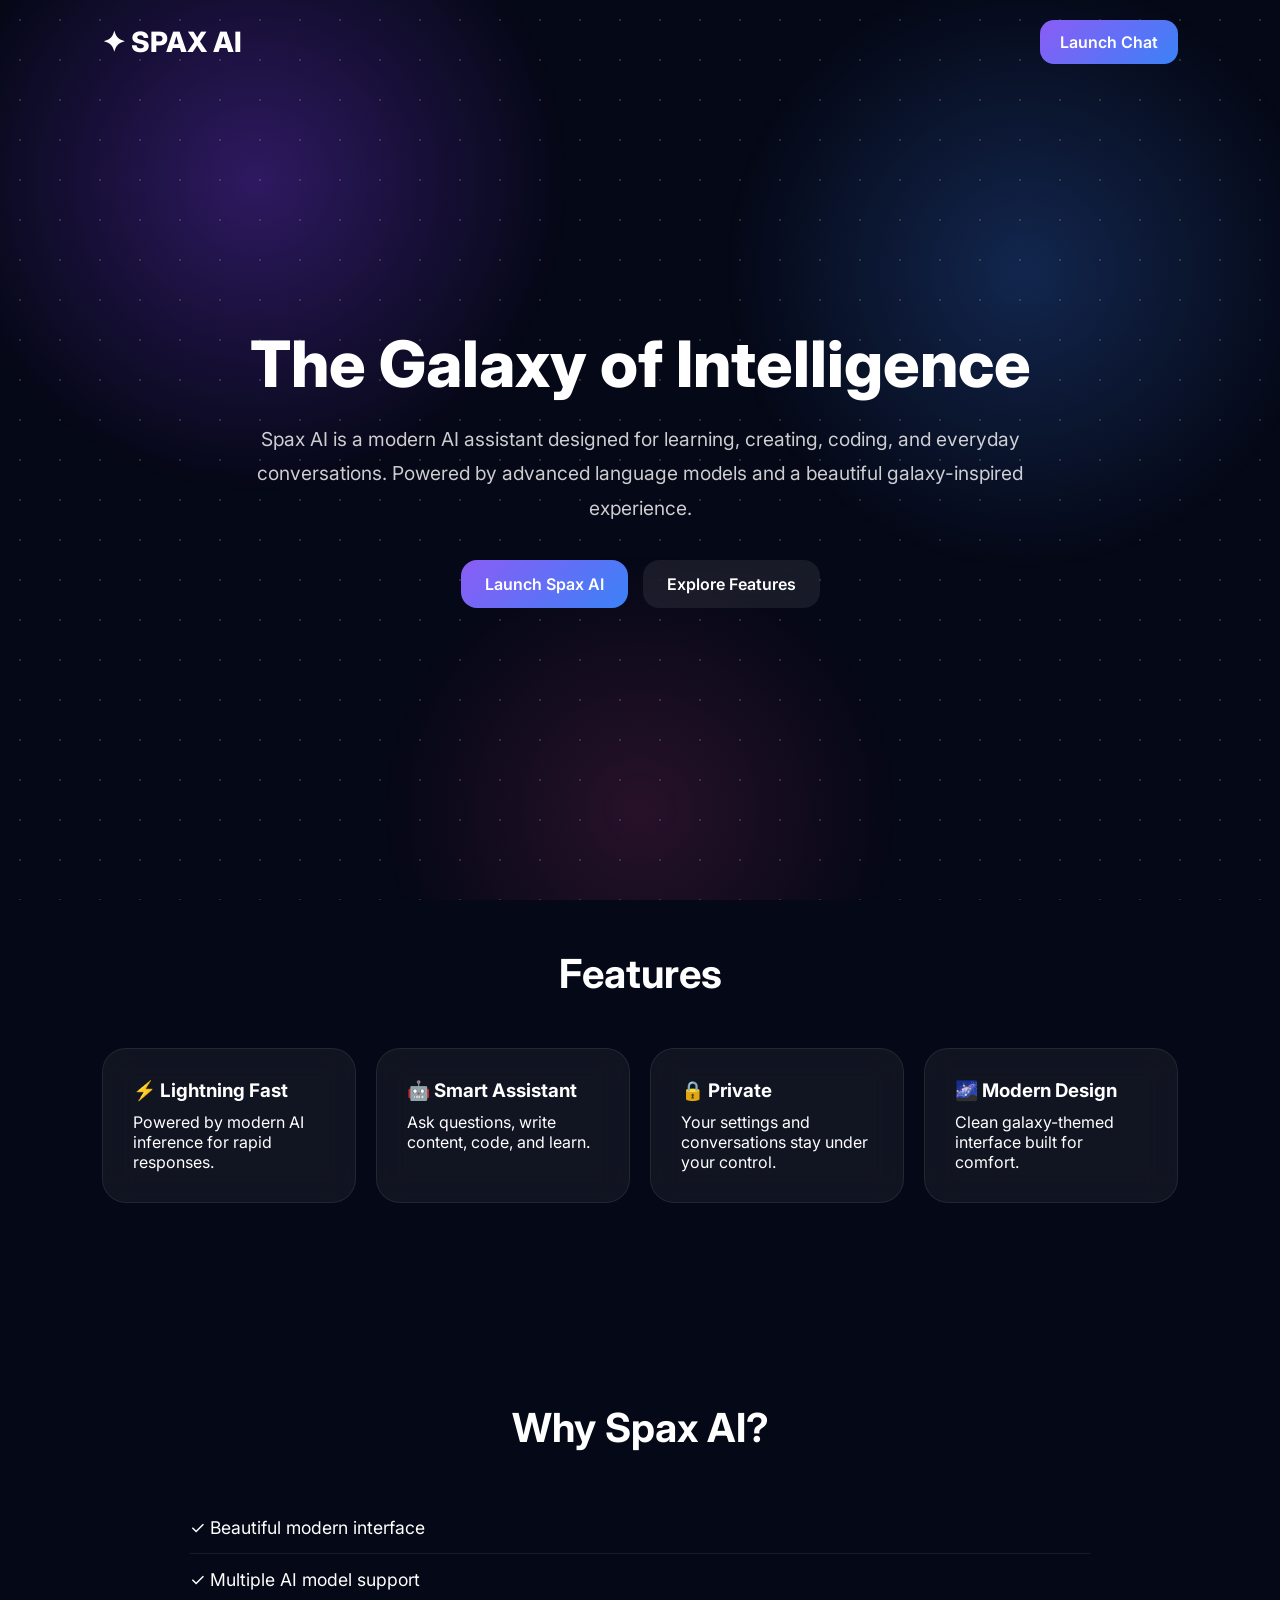
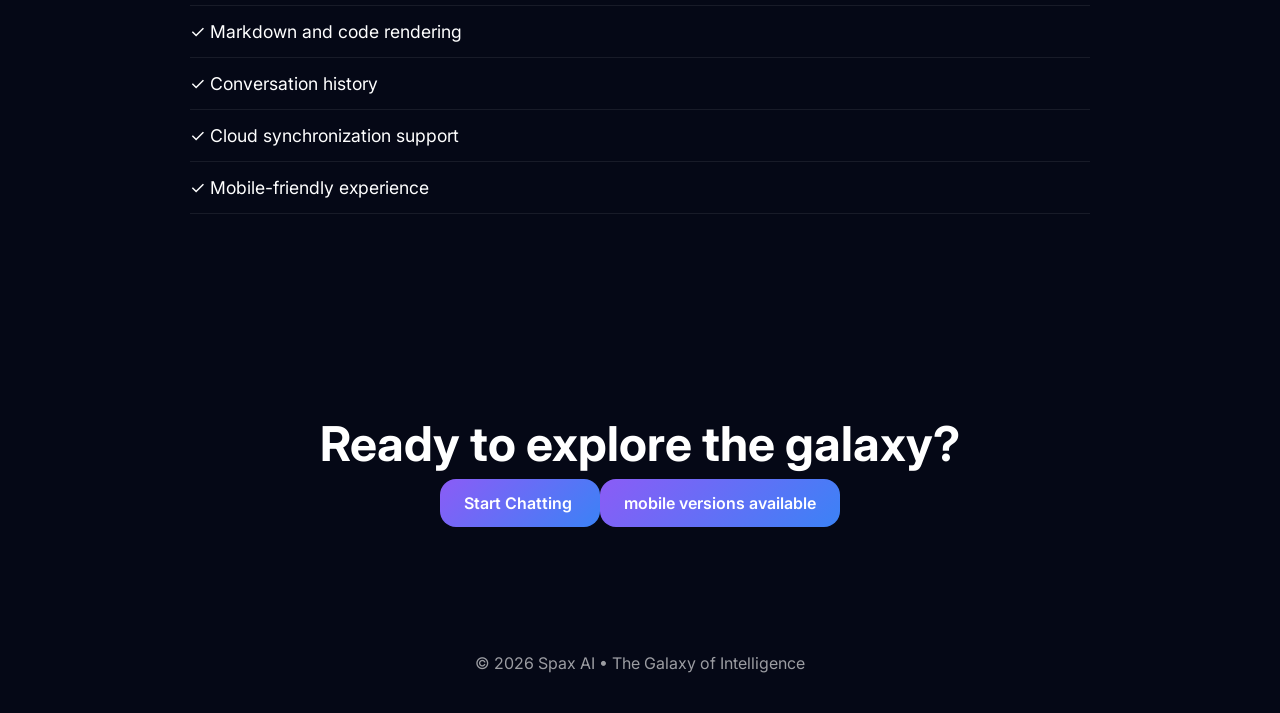
<file: index.html>
<!DOCTYPE html>
<html lang="en">
<head>
<meta charset="UTF-8">
<meta name="viewport" content="width=device-width, initial-scale=1.0">
<title>Spax AI - The Galaxy of Intelligence</title>
  <link rel="icon" type="image/png" href="logo.png">

<link href="https://fonts.googleapis.com/css2?family=Inter:wght@300;400;500;600;700;800&display=swap" rel="stylesheet">

<style>
*{
    margin:0;
    padding:0;
    box-sizing:border-box;
}

body{
    font-family:'Inter',sans-serif;
    background:#050816;
    color:white;
    overflow-x:hidden;
}

/* Galaxy Background */
body::before{
    content:"";
    position:fixed;
    inset:0;
    background:
    radial-gradient(circle at 20% 20%,rgba(124,58,237,.35),transparent 25%),
    radial-gradient(circle at 80% 30%,rgba(59,130,246,.25),transparent 25%),
    radial-gradient(circle at 50% 90%,rgba(236,72,153,.15),transparent 25%);
    z-index:-2;
}

.stars{
    position:fixed;
    inset:0;
    background-image:
    radial-gradient(white 1px, transparent 1px);
    background-size:40px 40px;
    opacity:.15;
    z-index:-1;
}

/* Navbar */
nav{
    width:100%;
    padding:20px 8%;
    display:flex;
    justify-content:space-between;
    align-items:center;
}

.logo{
    font-size:28px;
    font-weight:800;
}

.launch-btn{
    text-decoration:none;
    color:white;
    background:linear-gradient(135deg,#8b5cf6,#3b82f6);
    padding:12px 20px;
    border-radius:14px;
    font-weight:600;
}

/* Hero */
.hero{
    min-height:85vh;
    display:flex;
    justify-content:center;
    align-items:center;
    text-align:center;
    padding:40px;
}

.hero-content{
    max-width:850px;
}

.hero h1{
    font-size:4rem;
    font-weight:800;
    margin-bottom:20px;
}

.hero p{
    font-size:1.2rem;
    opacity:.8;
    line-height:1.8;
}

.hero-buttons{
    margin-top:35px;
    display:flex;
    justify-content:center;
    gap:15px;
    flex-wrap:wrap;
}

.btn{
    text-decoration:none;
    color:white;
    padding:14px 24px;
    border-radius:16px;
    font-weight:600;
}

.primary{
    background:linear-gradient(135deg,#8b5cf6,#3b82f6);
}

.secondary{
    background:rgba(255,255,255,.08);
    backdrop-filter:blur(15px);
}

/* Features */
section{
    padding:100px 8%;
}

.section-title{
    text-align:center;
    font-size:2.5rem;
    margin-bottom:50px;
}

.grid{
    display:grid;
    grid-template-columns:repeat(auto-fit,minmax(250px,1fr));
    gap:20px;
}

.card{
    background:rgba(255,255,255,.05);
    backdrop-filter:blur(15px);
    border:1px solid rgba(255,255,255,.08);
    padding:30px;
    border-radius:24px;
    transition:.3s;
}

.card:hover{
    transform:translateY(-6px);
}

.card h3{
    margin-bottom:10px;
}

/* Why Spax */
.why{
    max-width:900px;
    margin:auto;
}

.why ul{
    list-style:none;
}

.why li{
    padding:15px 0;
    font-size:1.1rem;
    border-bottom:1px solid rgba(255,255,255,.08);
}

/* CTA */
.cta{
    text-align:center;
}

.cta h2{
    font-size:3rem;
    margin-bottom:20px;
}

footer{
    padding:40px;
    text-align:center;
    opacity:.6;
}

@media(max-width:768px){

.hero h1{
    font-size:2.6rem;
}

.section-title{
    font-size:2rem;
}

.cta h2{
    font-size:2rem;
}

}
</style>
</head>

<body>

<div class="stars"></div>

<nav>
    <div class="logo">✦ SPAX AI</div>

    <a href="chat.html" class="launch-btn">
        Launch Chat
    </a>
</nav>

<section class="hero">

<div class="hero-content">

<h1>The Galaxy of Intelligence</h1>

<p>
Spax AI is a modern AI assistant designed for learning,
creating, coding, and everyday conversations.
Powered by advanced language models and a beautiful
galaxy-inspired experience.
</p>

<div class="hero-buttons">

<a href="chat.html" class="btn primary">
Launch Spax AI
</a>

<a href="#features" class="btn secondary">
Explore Features
</a>

</div>

</div>

</section>

<section id="features">

<h2 class="section-title">Features</h2>

<div class="grid">

<div class="card">
<h3>⚡ Lightning Fast</h3>
<p>Powered by modern AI inference for rapid responses.</p>
</div>

<div class="card">
<h3>🤖 Smart Assistant</h3>
<p>Ask questions, write content, code, and learn.</p>
</div>

<div class="card">
<h3>🔒 Private</h3>
<p>Your settings and conversations stay under your control.</p>
</div>

<div class="card">
<h3>🌌 Modern Design</h3>
<p>Clean galaxy-themed interface built for comfort.</p>
</div>

</div>

</section>

<section>

<h2 class="section-title">Why Spax AI?</h2>

<div class="why">

<ul>
<li>✓ Beautiful modern interface</li>
<li>✓ Multiple AI model support</li>
<li>✓ Markdown and code rendering</li>
<li>✓ Conversation history</li>
<li>✓ Cloud synchronization support</li>
<li>✓ Mobile-friendly experience</li>
</ul>

</div>

</section>

<section class="cta">

<h2>Ready to explore the galaxy?</h2>

<a href="chat.html" class="btn primary">
Start Chatting
</a>
<a href="mobile.html" class="btn primary"> mobile versions available </a>

</section>

<footer>
© 2026 Spax AI • The Galaxy of Intelligence
</footer>

</body>
</html>
</file>
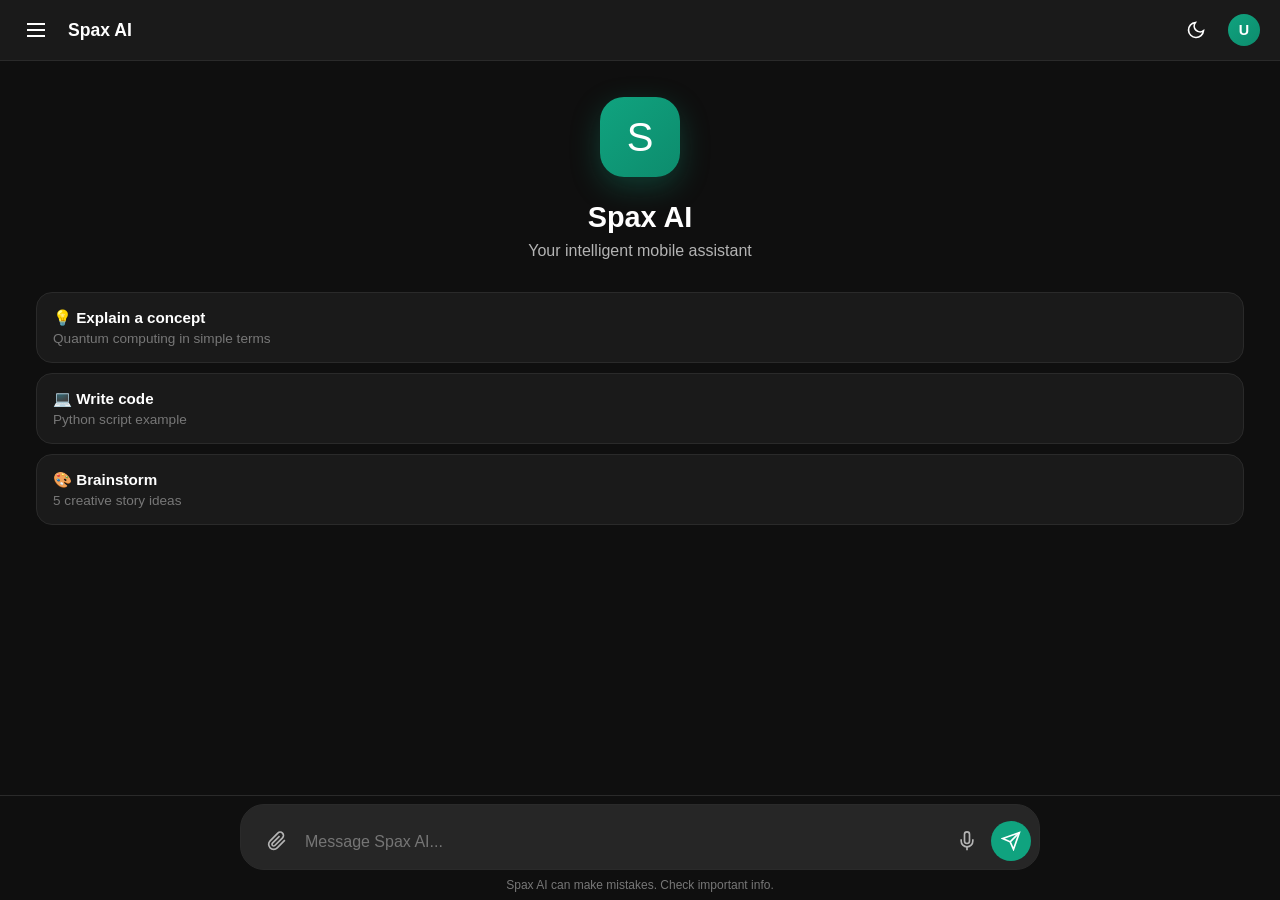
<file: mobile.html>
<!DOCTYPE html>
<html lang="en" data-theme="dark">
<head>
    <meta charset="UTF-8">
    <meta name="viewport" content="width=device-width, initial-scale=1.0, maximum-scale=1.0, user-scalable=no, viewport-fit=cover">
    <meta name="theme-color" content="#10a37f">
    <meta name="apple-mobile-web-app-capable" content="yes">
    <meta name="apple-mobile-web-app-status-bar-style" content="black-translucent">
    <title>Spax AI</title>
    <link rel="icon" href="data:image/svg+xml,%3Csvg xmlns='http://www.w3.org/2000/svg' viewBox='0 0 100 100'%3E%3Crect width='100' height='100' rx='25' fill='%2310a37f'/%3E%3Ctext x='50' y='68' font-size='60' text-anchor='middle' fill='white' font-family='sans-serif' font-weight='bold'%3ES%3C/text%3E%3C/svg%3E">
    <script src="https://accounts.google.com/gsi/client" async defer></script>
    <style>
        :root { --primary: #10a37f; --primary-dark: #0d8c6d; --accent: #5436DA; }
        [data-theme="dark"] { --bg1:#0f0f0f; --bg2:#1a1a1a; --bg3:#262626; --bg4:#333; --t1:#fff; --t2:#b4b4b4; --t3:#777; --brd:#2a2a2a; --code:#1e1e1e; --overlay:rgba(0,0,0,0.6); }
        [data-theme="light"] { --bg1:#fff; --bg2:#f7f7f8; --bg3:#ececec; --bg4:#d9d9d9; --t1:#0d0d0d; --t2:#555; --t3:#888; --brd:#e5e5e5; --code:#f6f8fa; --overlay:rgba(0,0,0,0.4); }
        * { box-sizing:border-box; margin:0; padding:0; -webkit-tap-highlight-color:transparent; }
        html, body { height:100%; overflow:hidden; overscroll-behavior:none; }
        body { font-family:-apple-system,BlinkMacSystemFont,'Segoe UI',Roboto,sans-serif; background:var(--bg1); color:var(--t1); padding-top:env(safe-area-inset-top); padding-bottom:env(safe-area-inset-bottom); touch-action:manipulation; }
        button,input,textarea { font-family:inherit; border:none; outline:none; background:none; color:inherit; }
        ::-webkit-scrollbar { display:none; }

        .app { display:flex; flex-direction:column; height:100vh; }
        .header { display:flex; align-items:center; justify-content:space-between; padding:10px 16px; background:var(--bg2); border-bottom:1px solid var(--brd); flex-shrink:0; z-index:10; }
        .header-left { display:flex; align-items:center; gap:12px; }
        .header-title { font-size:1.1rem; font-weight:600; }
        .icon-btn { width:40px; height:40px; display:flex; align-items:center; justify-content:center; border-radius:50%; cursor:pointer; color:var(--t1); transition:background 0.2s; }
        .icon-btn:active { background:var(--bg3); }
        .profile-pic { width:32px; height:32px; border-radius:50%; background:linear-gradient(135deg,var(--primary),var(--primary-dark)); display:flex; align-items:center; justify-content:center; color:white; font-weight:600; font-size:0.9rem; overflow:hidden; }
        .profile-pic img { width:100%; height:100%; object-fit:cover; }

        .chat-area { flex:1; overflow-y:auto; padding:16px 16px 160px 16px; -webkit-overflow-scrolling:touch; }
        .chat-wrap { display:flex; flex-direction:column; gap:20px; }

        .welcome { display:flex; flex-direction:column; align-items:center; justify-content:center; height:100%; text-align:center; padding:20px; }
        .w-logo { width:80px; height:80px; background:linear-gradient(135deg,var(--primary),var(--primary-dark)); border-radius:24px; display:flex; align-items:center; justify-content:center; font-size:2.5rem; color:white; margin-bottom:24px; box-shadow:0 10px 30px rgba(16,163,127,0.3); overflow:hidden; }
        .w-logo img { width:60%; height:60%; object-fit:contain; }
        .welcome h1 { font-size:1.8rem; margin-bottom:8px; }
        .welcome p { color:var(--t2); margin-bottom:32px; }
        .sug-list { display:flex; flex-direction:column; gap:10px; width:100%; }
        .sug-card { background:var(--bg2); border:1px solid var(--brd); border-radius:16px; padding:16px; text-align:left; cursor:pointer; }
        .sug-card:active { transform:scale(0.98); background:var(--bg3); }
        .sug-t { font-weight:600; font-size:0.95rem; margin-bottom:4px; }
        .sug-d { font-size:0.85rem; color:var(--t3); }

        .msg { display:flex; gap:12px; animation:slideUp 0.3s; }
        @keyframes slideUp { from { opacity:0; transform:translateY(10px); } to { opacity:1; transform:translateY(0); } }
        .avatar { width:32px; height:32px; border-radius:50%; display:flex; align-items:center; justify-content:center; font-weight:bold; font-size:0.9rem; flex-shrink:0; }
        .msg.user .avatar { background:var(--accent); color:white; }
        .msg.assistant .avatar { background:linear-gradient(135deg,var(--primary),var(--primary-dark)); color:white; }
        .msg-content { flex:1; min-width:0; }
        .msg-role { font-weight:600; font-size:0.85rem; margin-bottom:4px; color:var(--t2); }
        .msg-bubble { font-size:1rem; line-height:1.6; word-wrap:break-word; overflow-wrap:break-word; }
        .msg.user .msg-bubble { background:var(--bg3); padding:12px 16px; border-radius:18px; display:inline-block; max-width:100%; }
        .msg-bubble h1,.msg-bubble h2,.msg-bubble h3,.msg-bubble h4,.msg-bubble h5,.msg-bubble h6 { margin:16px 0 8px; font-weight:600; line-height:1.3; }
        .msg-bubble h1 { font-size:1.5rem; } .msg-bubble h2 { font-size:1.35rem; } .msg-bubble h3 { font-size:1.2rem; }
        .msg-bubble h4 { font-size:1.1rem; } .msg-bubble h5 { font-size:1rem; } .msg-bubble h6 { font-size:0.95rem; }
        .msg-bubble strong { font-weight:700; } .msg-bubble em { font-style:italic; }
        .msg-bubble a { color:var(--primary); text-decoration:underline; }
        .msg-bubble ul,.msg-bubble ol { margin:10px 0; padding-left:20px; }
        .msg-bubble li { margin-bottom:4px; }
        .msg-bubble blockquote { border-left:3px solid var(--primary); padding-left:12px; margin:12px 0; color:var(--t2); font-style:italic; }
        .msg-bubble pre { background:var(--code); padding:12px; border-radius:8px; overflow-x:auto; margin:10px 0; font-size:0.85rem; }
        .msg-bubble code { background:var(--code); padding:2px 6px; border-radius:4px; font-family:monospace; font-size:0.85em; }
        .msg-bubble pre code { background:none; padding:0; }
        .msg-bubble hr { border:none; border-top:1px solid var(--brd); margin:16px 0; }
        .code-wrap { position:relative; margin:16px 0; border-radius:8px; overflow:hidden; border:1px solid var(--brd); }
        .code-h { display:flex; justify-content:space-between; padding:8px 16px; background:#282c34; border-bottom:1px solid #3e4451; font-size:0.8rem; color:#abb2bf; }
        .copy-btn { cursor:pointer; display:flex; align-items:center; gap:4px; }
        .copy-btn:hover { color:#fff; }
        .code-wrap pre { margin:0; padding:16px; overflow-x:auto; background:var(--code) !important; }
        .code-wrap pre code { font-family:monospace; font-size:0.85rem; line-height:1.5; }
        .msg-actions { display:flex; gap:4px; margin-top:8px; }
        .m-btn { padding:6px 10px; font-size:0.75rem; color:var(--t3); border-radius:8px; cursor:pointer; background:var(--bg2); display:flex; align-items:center; gap:4px; }
        .m-btn:active { background:var(--bg3); }

        .file-attachments { display:flex; gap:8px; flex-wrap:wrap; margin-bottom:8px; }
        .file-tag { background:var(--bg3); padding:4px 8px; border-radius:6px; font-size:0.8rem; display:flex; align-items:center; gap:4px; }
        .image-attachments { display:flex; gap:8px; flex-wrap:wrap; margin-bottom:8px; }
        .image-attachments img { max-height:200px; max-width:100%; border-radius:8px; border:1px solid var(--brd); cursor:pointer; object-fit:cover; }

        .input-area { position:absolute; bottom:0; left:0; right:0; padding:8px 12px calc(8px + env(safe-area-inset-bottom)); background:var(--bg1); border-top:1px solid var(--brd); z-index:5; }
        .input-box { display:flex; flex-direction:column; background:var(--bg3); border-radius:24px; padding:8px 8px 8px 16px; border:1px solid var(--brd); }
        #user-input { flex:1; resize:none; font-size:1rem; line-height:1.4; max-height:120px; padding:8px 0; background:transparent; width:100%; }
        .input-row { display:flex; align-items:flex-end; gap:8px; width:100%; }
        .input-btn { width:40px; height:40px; border-radius:50%; display:flex; align-items:center; justify-content:center; cursor:pointer; flex-shrink:0; }
        .input-btn:active { transform:scale(0.9); }
        .voice-btn { color:var(--t2); }
        .voice-btn.recording { background:#ef4444; color:white; animation:pulse 1.5s infinite; }
        @keyframes pulse { 0%,100% { transform:scale(1); } 50% { transform:scale(1.1); } }
        .send-btn { background:var(--primary); color:white; }
        .send-btn:disabled { background:var(--bg4); color:var(--t3); }
        .stop-btn { background:#ef4444; color:white; display:none; }
        .stop-btn.active { display:flex; }
        .file-btn { color:var(--t2); width:40px; height:40px; border-radius:50%; display:flex; align-items:center; justify-content:center; cursor:pointer; }
        .file-preview { display:flex; gap:8px; flex-wrap:wrap; margin-bottom:8px; }
        .file-item { background:var(--bg4); padding:6px 12px; border-radius:8px; font-size:0.85rem; display:flex; align-items:center; gap:6px; }
        .file-item button { cursor:pointer; color:var(--t3); font-size:1rem; line-height:1; background:none; border:none; }
        .file-item button:hover { color:var(--t1); }

        .drawer-overlay { position:fixed; inset:0; background:var(--overlay); opacity:0; visibility:hidden; transition:0.3s; z-index:100; }
        .drawer-overlay.active { opacity:1; visibility:visible; }
        .drawer { position:fixed; top:0; left:0; height:100%; width:80%; max-width:300px; background:var(--bg2); transform:translateX(-100%); transition:transform 0.3s; z-index:101; display:flex; flex-direction:column; padding-top:env(safe-area-inset-top); }
        .drawer.active { transform:translateX(0); }
        .drawer-header { padding:20px 16px; display:flex; align-items:center; justify-content:space-between; border-bottom:1px solid var(--brd); }
        .drawer-header h2 { font-size:1.2rem; }
        .drawer-list { flex:1; overflow-y:auto; padding:8px; }
        .chat-item { display:flex; align-items:center; padding:14px 12px; border-radius:12px; cursor:pointer; margin-bottom:4px; }
        .chat-item:active, .chat-item.active { background:var(--bg3); }
        .chat-item-title { white-space:nowrap; overflow:hidden; text-overflow:ellipsis; flex:1; }
        .drawer-menu-btn { display:flex; align-items:center; gap:12px; padding:16px; margin:8px 16px; background:var(--bg3); border-radius:12px; font-weight:600; font-size:1rem; cursor:pointer; }
        .drawer-menu-btn:active { background:var(--bg4); }

        .modal-full { position:fixed; inset:0; background:var(--bg1); transform:translateY(100%); transition:transform 0.3s; z-index:200; display:flex; flex-direction:column; padding-top:env(safe-area-inset-top); padding-bottom:env(safe-area-inset-bottom); }
        .modal-full.active { transform:translateY(0); }
        .modal-header { display:flex; align-items:center; justify-content:space-between; padding:16px; border-bottom:1px solid var(--brd); flex-shrink:0; }
        .modal-header h2 { font-size:1.2rem; }
        .modal-body { flex:1; overflow-y:auto; padding:20px 16px; }
        .s-group { margin-bottom:24px; }
        .s-label { display:block; font-size:0.9rem; font-weight:600; margin-bottom:8px; }
        .s-input, .s-textarea { width:100%; padding:14px; background:var(--bg3); border:1px solid var(--brd); border-radius:12px; font-size:1rem; }
        .s-input:focus, .s-textarea:focus { border-color:var(--primary); }
        .s-textarea { min-height:120px; resize:vertical; font-family:inherit; }
        .btn-primary { width:100%; padding:16px; background:var(--primary); color:white; border-radius:12px; font-weight:600; font-size:1rem; cursor:pointer; margin-bottom:12px; }
        .btn-danger { width:100%; padding:16px; background:#ef4444; color:white; border-radius:12px; font-weight:600; font-size:1rem; cursor:pointer; }

        .profile-card { display:flex; flex-direction:column; align-items:center; padding:32px 20px; text-align:center; }
        .profile-avatar-big { width:100px; height:100px; border-radius:50%; background:linear-gradient(135deg,var(--primary),var(--primary-dark)); display:flex; align-items:center; justify-content:center; color:white; font-size:2.5rem; font-weight:600; margin-bottom:16px; overflow:hidden; }
        .profile-avatar-big img { width:100%; height:100%; object-fit:cover; }
        .profile-name-big { font-size:1.3rem; font-weight:600; margin-bottom:4px; }
        .profile-email { color:var(--t3); font-size:0.9rem; margin-bottom:24px; }

        .toast { position:fixed; bottom:100px; left:50%; transform:translateX(-50%) translateY(100px); background:var(--bg4); color:var(--t1); padding:12px 20px; border-radius:24px; font-size:0.9rem; z-index:1000; opacity:0; transition:all 0.3s; }
        .toast.show { opacity:1; transform:translateX(-50%) translateY(0); }
        .footer-text { text-align:center; font-size:0.75rem; color:var(--t3); margin-top:8px; }
    </style>
<base target="_blank">
</head>
<body>
    <div class="app">
        <header class="header">
            <div class="header-left">
                <button class="icon-btn" id="btn-menu" title="Menu">
                    <svg width="24" height="24" viewBox="0 0 24 24" fill="none" stroke="currentColor" stroke-width="2"><line x1="3" y1="6" x2="21" y2="6"/><line x1="3" y1="12" x2="21" y2="12"/><line x1="3" y1="18" x2="21" y2="18"/></svg>
                </button>
                <div class="header-title">Spax AI</div>
            </div>
            <div style="display:flex; gap:8px;">
                <button class="icon-btn" id="btn-theme" title="Toggle theme">
                    <svg width="20" height="20" viewBox="0 0 24 24" fill="none" stroke="currentColor" stroke-width="2"><path d="M21 12.79A9 9 0 1 1 11.21 3 7 7 0 0 0 21 12.79z"/></svg>
                </button>
                <button class="icon-btn" id="btn-profile" title="Profile">
                    <div class="profile-pic" id="header-avatar">U</div>
                </button>
            </div>
        </header>

        <div class="chat-area" id="chat-area">
            <div class="chat-wrap" id="chat-wrap"></div>
        </div>

        <div class="input-area">
            <div style="max-width:800px; margin:0 auto;">
                <form id="input-form" class="input-box" onsubmit="event.preventDefault(); send();">
                    <div class="file-preview" id="file-preview"></div>
                    <div class="input-row">
                        <button type="button" class="file-btn" id="btn-file" title="Attach files">
                            <svg width="20" height="20" viewBox="0 0 24 24" fill="none" stroke="currentColor" stroke-width="2"><path d="M21.44 11.05l-9.19 9.19a6 6 0 0 1-8.49-8.49l9.19-9.19a4 4 0 0 1 5.66 5.66l-9.2 9.19a2 2 0 0 1-2.83-2.83l8.49-8.48"/></svg>
                        </button>
                        <textarea id="user-input" placeholder="Message Spax AI..." rows="1"></textarea>
                        <div style="display:flex; gap:4px;">
                            <button type="button" class="input-btn voice-btn" id="btn-voice" title="Voice input">
                                <svg width="20" height="20" viewBox="0 0 24 24" fill="none" stroke="currentColor" stroke-width="2"><path d="M12 1a3 3 0 0 0-3 3v8a3 3 0 0 0 6 0V4a3 3 0 0 0-3-3z"/><path d="M19 10v2a7 7 0 0 1-14 0v-2"/><line x1="12" y1="19" x2="12" y2="23"/></svg>
                            </button>
                            <button type="button" class="input-btn stop-btn" id="btn-stop" title="Stop">
                                <svg width="16" height="16" viewBox="0 0 24 24" fill="currentColor"><rect x="6" y="6" width="12" height="12" rx="2"/></svg>
                            </button>
                            <button type="submit" class="input-btn send-btn" id="btn-send" title="Send">
                                <svg width="20" height="20" viewBox="0 0 24 24" fill="none" stroke="currentColor" stroke-width="2"><line x1="22" y1="2" x2="11" y2="13"/><polygon points="22 2 15 22 11 13 2 9 22 2"/></svg>
                            </button>
                        </div>
                    </div>
                </form>
                <div class="footer-text">Spax AI can make mistakes. Check important info.</div>
            </div>
        </div>
    </div>

    <input type="file" id="file-input" multiple style="display:none;" accept=".txt,.pdf,.png,.jpg,.jpeg,.gif,.md,.json,.csv">

    <div class="drawer-overlay" id="drawer-overlay"></div>
    <aside class="drawer" id="drawer">
        <div class="drawer-header">
            <h2>Menu</h2>
            <button class="icon-btn" id="btn-close-drawer">
                <svg width="20" height="20" viewBox="0 0 24 24" fill="none" stroke="currentColor" stroke-width="2"><line x1="18" y1="6" x2="6" y2="18"/><line x1="6" y1="6" x2="18" y2="18"/></svg>
            </button>
        </div>
        <div class="drawer-menu-btn" id="menu-chat">
            <svg width="20" height="20" viewBox="0 0 24 24" fill="none" stroke="currentColor" stroke-width="2"><path d="M21 15a2 2 0 0 1-2 2H7l-4 4V5a2 2 0 0 1 2-2h14a2 2 0 0 1 2 2z"/></svg>
            Chat
        </div>
        <div class="drawer-menu-btn" id="menu-history">
            <svg width="20" height="20" viewBox="0 0 24 24" fill="none" stroke="currentColor" stroke-width="2"><circle cx="12" cy="12" r="10"/><polyline points="12 6 12 12 16 14"/></svg>
            History
        </div>
        <div class="drawer-menu-btn" id="menu-settings">
            <svg width="20" height="20" viewBox="0 0 24 24" fill="none" stroke="currentColor" stroke-width="2"><circle cx="12" cy="12" r="3"/><path d="M19.4 15a1.65 1.65 0 0 0 .33 1.82l.06.06a2 2 0 0 1-2.83 2.83l-.06-.06a1.65 1.65 0 0 0-1.82-.33 1.65 1.65 0 0 0-1 1.51V21a2 2 0 0 1-4 0v-.09A1.65 1.65 0 0 0 9 19.4a1.65 1.65 0 0 0-1.82.33l-.06.06a2 2 0 0 1-2.83-2.83l.06-.06a1.65 1.65 0 0 0 .33-1.82 1.65 1.65 0 0 0-1.51-1H3a2 2 0 0 1 0-4h.09A1.65 1.65 0 0 0 4.6 9a1.65 1.65 0 0 0-.33-1.82l-.06-.06a2 2 0 0 1 2.83-2.83l.06.06a1.65 1.65 0 0 0 1.82.33H9a1.65 1.65 0 0 0 1-1.51V3a2 2 0 0 1 4 0v.09a1.65 1.65 0 0 0 1 1.51 1.65 1.65 0 0 0 1.82-.33l.06-.06a2 2 0 0 1 2.83 2.83l-.06.06a1.65 1.65 0 0 0-.33 1.82V9a1.65 1.65 0 0 0 1.51 1H21a2 2 0 0 1 0 4h-.09a1.65 1.65 0 0 0-1.51 1z"/></svg>
            Settings
        </div>
        <div style="padding:16px; border-top:1px solid var(--brd); margin-top:auto;">
            <button class="drawer-menu-btn" id="drawer-new" style="margin:0; background:var(--primary); color:white;">
                <svg width="20" height="20" viewBox="0 0 24 24" fill="none" stroke="currentColor" stroke-width="2" style="color:white;"><line x1="12" y1="5" x2="12" y2="19"/><line x1="5" y1="12" x2="19" y2="12"/></svg>
                New Chat
            </button>
        </div>
        <div class="drawer-list" id="drawer-list" style="display:none;"></div>
    </aside>

    <div class="modal-full" id="settings-modal">
        <div class="modal-header">
            <h2>Settings</h2>
            <button class="icon-btn" id="btn-close-settings"><svg width="20" height="20" viewBox="0 0 24 24" fill="none" stroke="currentColor" stroke-width="2"><line x1="18" y1="6" x2="6" y2="18"/><line x1="6" y1="6" x2="18" y2="18"/></svg></button>
        </div>
        <div class="modal-body">
            <div class="s-group">
                <button type="button" id="btn-toggle-advanced" style="background:none;border:none;color:inherit;opacity:0.7;cursor:pointer;padding:0;font-size:13px;display:flex;align-items:center;gap:6px;">
                    <span id="advanced-caret">▸</span> Advanced: custom AI backend (optional)
                </button>
                <div id="advanced-settings" style="display:none;margin-top:10px;">
                    <p style="font-size:12px;opacity:0.6;margin:0 0 10px;">Spax AI works out of the box. Only fill these if you want your own API key.</p>
                    <input type="password" class="s-input" id="set-key" placeholder="Your own API Key (optional)" style="margin-bottom:10px;">
                    <input type="text" class="s-input" id="set-base" placeholder="Base URL (optional)" style="margin-bottom:10px;">
                    <input type="text" class="s-input" id="set-model" placeholder="Model (optional)" style="margin-bottom:10px;">
                    <input type="text" class="s-input" id="set-url" placeholder="Backend Endpoint (optional)">
                </div>
            </div>
            <div class="s-group"><label class="s-label">System Prompt</label><textarea class="s-textarea" id="set-prompt"></textarea></div>
            <button class="btn-danger" id="btn-clear">Clear All Data</button>
        </div>
    </div>

    <div class="modal-full" id="profile-modal">
        <div class="modal-header">
            <h2>Profile</h2>
            <button class="icon-btn" id="btn-close-profile"><svg width="20" height="20" viewBox="0 0 24 24" fill="none" stroke="currentColor" stroke-width="2"><line x1="18" y1="6" x2="6" y2="18"/><line x1="6" y1="6" x2="18" y2="18"/></svg></button>
        </div>
        <div class="modal-body">
            <div class="profile-card">
                <div class="profile-avatar-big" id="profile-avatar-big">U</div>
                <div class="profile-name-big" id="profile-name-big">Guest User</div>
                <div class="profile-email" id="profile-email">Not signed in</div>
            </div>
            <button class="btn-primary" id="btn-login">🔐 Sign in with Google</button>
            <button class="btn-danger" id="btn-logout" style="display:none;">🚪 Sign Out</button>
        </div>
    </div>

    <div class="toast" id="toast"></div>

    <script>
        const AUTH_API_BASE = 'https://hotfinixbrave-spax-ai-backend.hf.space';
        const GOOGLE_CLIENT_ID = '738384252062-m8k5dlrgomp03ef1vtftgk4ntrcdt996.apps.googleusercontent.com';

        const $ = id => document.getElementById(id);
        const state = {
            chats: {}, activeId: null, isGen: false, abort: null, showHistory: false, files: [],
            settings: {
                theme: 'dark', userName: 'You', userAvatar: 'U',
                apiUrl: 'https://hotfinixbrave-spax-ai-backend.hf.space/chat',
                apiKey: '', baseUrl: 'https://api.groq.com/openai/v1',
                model: 'llama-3.3-70b-versatile',
                systemPrompt: 'You are Spax AI, a helpful assistant. Format with Markdown.'
            },
            user: null
        };

        let googleTokenClient = null;

        function initGoogleSignIn() {
            if (!window.google || !google.accounts) { setTimeout(initGoogleSignIn, 300); return; }
            googleTokenClient = google.accounts.oauth2.initTokenClient({
                client_id: GOOGLE_CLIENT_ID,
                scope: 'openid email profile',
                callback: handleGoogleToken
            });
        }

        function promptGoogleSignIn() {
            if (window.spaxHost && window.spaxHost.signInWithGoogle) {
                window.spaxHost.signInWithGoogle().then((result) => {
                    if (!result) return;
                    if (result.error) { alert(result.error); return; }
                    if (result.accessToken) handleGoogleToken({ access_token: result.accessToken });
                });
                return;
            }
            if (!googleTokenClient) { alert('Sign-in is still loading, try again.'); return; }
            googleTokenClient.requestAccessToken();
        }

        async function handleGoogleToken(response) {
            if (!response || !response.access_token) return;
            try {
                const res = await fetch(`${AUTH_API_BASE}/auth/google`, {
                    method: 'POST', headers: { 'Content-Type': 'application/json' },
                    body: JSON.stringify({ access_token: response.access_token })
                });
                if (!res.ok) throw new Error(`Sign-in failed: ${res.status}`);
                const data = await res.json();
                localStorage.setItem('spax_session_token', data.token);
                localStorage.setItem('spax_user_info', JSON.stringify(data.user));
                applyUserToUI(data.user);
            } catch (e) { alert('Sign-in failed. Please try again.'); }
        }

        function signOutUser() {
            localStorage.removeItem('spax_session_token');
            localStorage.removeItem('spax_user_info');
            applyUserToUI(null);
        }

        function getSessionToken() { return localStorage.getItem('spax_session_token'); }

        function applyUserToUI(user) {
            state.user = user;
            if (user) {
                $('header-avatar').innerHTML = user.picture ? `<img src="${user.picture}">` : (user.name || 'U')[0].toUpperCase();
                $('profile-avatar-big').innerHTML = user.picture ? `<img src="${user.picture}">` : (user.name || 'U')[0].toUpperCase();
                $('profile-name-big').textContent = user.name || 'User';
                $('profile-email').textContent = user.email || '';
                $('btn-login').style.display = 'none';
                $('btn-logout').style.display = 'block';
                loadUserData();
            } else {
                $('header-avatar').textContent = state.settings.userAvatar;
                $('profile-avatar-big').textContent = state.settings.userAvatar;
                $('profile-name-big').textContent = state.settings.userName;
                $('profile-email').textContent = 'Not signed in';
                $('btn-login').style.display = 'block';
                $('btn-logout').style.display = 'none';
            }
        }

        async function restoreSession() {
            const token = getSessionToken();
            if (!token) { applyUserToUI(null); return; }
            try {
                const res = await fetch(`${AUTH_API_BASE}/user-data`, { headers: { 'Authorization': `Bearer ${token}` } });
                if (res.status === 401) { signOutUser(); return; }
                const cached = localStorage.getItem('spax_user_info');
                applyUserToUI(cached ? JSON.parse(cached) : { name: 'Signed in' });
            } catch (e) { applyUserToUI(null); }
        }

        async function loadUserData() {
            const token = getSessionToken();
            if (!token) return;
            try {
                const res = await fetch(`${AUTH_API_BASE}/user-data`, { headers: { 'Authorization': `Bearer ${token}` } });
                if (!res.ok) return;
                const { data } = await res.json();
                if (data) {
                    state.chats = data.chats || {};
                    state.settings = { ...state.settings, ...data.settings };
                    state.activeId = data.activeId || null;
                    renderDrawer(); renderChat();
                }
            } catch (e) { console.error('Error loading user data:', e); }
        }

        async function saveUserData() {
            const token = getSessionToken();
            if (!token) return;
            try {
                await fetch(`${AUTH_API_BASE}/user-data`, {
                    method: 'POST',
                    headers: { 'Content-Type': 'application/json', 'Authorization': `Bearer ${token}` },
                    body: JSON.stringify({ chats: state.chats, activeId: state.activeId, settings: state.settings })
                });
            } catch (e) { console.error('Error saving user data:', e); }
        }

        function saveLocal() {
            localStorage.setItem('spax_mobile', JSON.stringify({ chats: state.chats, activeId: state.activeId, settings: state.settings }));
            if (state.user) saveUserData();
        }

        function init() {
            const saved = localStorage.getItem('spax_mobile');
            if (saved) { const d = JSON.parse(saved); state.chats = d.chats || {}; state.activeId = d.activeId || null; state.settings = { ...state.settings, ...d.settings }; }
            applyTheme(); renderDrawer(); state.activeId && state.chats[state.activeId] ? renderChat() : renderWelcome(); setupEvents(); autoResize(); initGoogleSignIn(); restoreSession();
        }

        function renderDrawer() {
            const list = $('drawer-list');
            const sorted = Object.values(state.chats).sort((a,b) => b.createdAt - a.createdAt);
            if (!sorted.length) { list.innerHTML = '<div style="padding:40px 20px; text-align:center; color:var(--t3);">No chats yet</div>'; return; }
            list.innerHTML = sorted.map(c => `<div class="chat-item ${c.id === state.activeId ? 'active' : ''}" data-id="${c.id}"><div class="chat-item-title">${esc(c.title)}</div><button class="icon-btn" style="width:32px;height:32px;" onclick="deleteChat('${c.id}', event)"><svg width="16" height="16" viewBox="0 0 24 24" fill="none" stroke="currentColor" stroke-width="2"><polyline points="3 6 5 6 21 6"/><path d="M19 6v14a2 2 0 0 1-2 2H7a2 2 0 0 1-2-2V6m3 0V4a2 2 0 0 1 2-2h4a2 2 0 0 1 2 2v2"/></svg></button></div>`).join('');
            list.querySelectorAll('.chat-item').forEach(el => { el.onclick = (e) => { if (e.target.closest('.icon-btn')) return; switchChat(el.dataset.id); closeDrawer(); }; });
        }

        function renderWelcome() {
            $('chat-wrap').innerHTML = `<div class="welcome"><div class="w-logo">S</div><h1>Spax AI</h1><p>Your intelligent mobile assistant</p><div class="sug-list"><div class="sug-card" onclick="useSug('Explain quantum computing simply')"><div class="sug-t">💡 Explain a concept</div><div class="sug-d">Quantum computing in simple terms</div></div><div class="sug-card" onclick="useSug('Write a Python script')"><div class="sug-t">💻 Write code</div><div class="sug-d">Python script example</div></div><div class="sug-card" onclick="useSug('Give me 5 story ideas')"><div class="sug-t">🎨 Brainstorm</div><div class="sug-d">5 creative story ideas</div></div></div></div>`;
        }

        function renderChat() {
            const c = state.chats[state.activeId]; if (!c) return renderWelcome();
            $('chat-wrap').innerHTML = ''; c.messages.forEach(m => appendMsg(m.role, m.content, m.files || [], false)); scrollDown();
        }

        function appendMsg(role, content, files=[], anim=true) {
            const w = $('chat-wrap'); if (w.querySelector('.welcome')) w.innerHTML = '';
            const isUser = role === 'user'; const name = isUser ? state.settings.userName : 'Spax AI'; const av = isUser ? state.settings.userAvatar : 'S';
            const div = document.createElement('div'); div.className = `msg ${role}`; if (!anim) div.style.animation = 'none';

            let fileHtml = '';
            if (files.length > 0) {
                const imageFiles = files.filter(f => f.type && f.type.startsWith('image/'));
                const otherFiles = files.filter(f => !f.type || !f.type.startsWith('image/'));
                let imagesHtml = '';
                if (imageFiles.length > 0) {
                    imagesHtml = `<div class="image-attachments">${imageFiles.map(f => {
                        const preview = f.preview || (f.content && f.content.startsWith('data:') ? f.content : null);
                        if (preview) return `<img src="${preview}" onclick="window.open('${preview}')" title="${f.name}">`;
                        return `<span class="file-tag">🖼️ ${f.name}</span>`;
                    }).join('')}</div>`;
                }
                let othersHtml = '';
                if (otherFiles.length > 0) {
                    othersHtml = `<div class="file-attachments">${otherFiles.map(f => `<span class="file-tag">📎 ${f.name}</span>`).join('')}</div>`;
                }
                fileHtml = imagesHtml + othersHtml;
            }

            div.innerHTML = `<div class="avatar">${av}</div><div class="msg-content"><div class="msg-role">${name}</div>${fileHtml}<div class="msg-bubble">${isUser ? esc(content).replace(/\n/g,'<br>') : renderMd(content)}</div>${!isUser ? `<div class="msg-actions"><div class="m-btn" onclick="copyMsg(this)"><svg viewBox="0 0 24 24" fill="none" stroke="currentColor" stroke-width="2" width="14" height="14"><rect x="9" y="9" width="13" height="13" rx="2"/><path d="M5 15H4a2 2 0 0 1-2-2V4a2 2 0 0 1 2-2h9a2 2 0 0 1 2 2v1"/></svg> Copy</div><div class="m-btn" onclick="regen()"><svg viewBox="0 0 24 24" fill="none" stroke="currentColor" stroke-width="2" width="14" height="14"><polyline points="23 4 23 10 17 10"/><path d="M20.49 15a9 9 0 1 1-2.12-9.36L23 10"/></svg> Retry</div></div>` : ''}</div>`;
            w.appendChild(div); scrollDown(); return div;
        }

        async function send() {
            const txt = $('user-input').value.trim();
            if ((!txt && state.files.length === 0) || state.isGen) return;
            if (!state.activeId) newChat();
            const c = state.chats[state.activeId];
            if (c.messages.length === 0) { c.title = txt.substring(0, 30) || 'File Upload'; renderDrawer(); }

            const filesData = state.files.map(f => ({ name: f.name, type: f.type, content: f.content, preview: f.preview }));
            c.messages.push({ role: 'user', content: txt || 'Please analyze these files', files: filesData });
            appendMsg('user', txt || 'Please analyze these files', filesData);

            $('user-input').value = ''; autoResize(); clearFiles(); saveLocal();
            state.isGen = true; toggleUI(true);
            let full = '', aiEl = null, contentDiv = null;

            try {
                state.abort = new AbortController();
                const payload = {
                    messages: [{ role: 'system', content: state.settings.systemPrompt }, ...c.messages],
                    api_key: state.settings.apiKey, base_url: state.settings.baseUrl, model: state.settings.model,
                    files: filesData
                };
                const res = await fetch(state.settings.apiUrl, {
                    method: 'POST', headers: { 'Content-Type': 'application/json' },
                    body: JSON.stringify(payload), signal: state.abort.signal
                });
                if (!res.ok) throw new Error(`Server Error: ${res.status}`);

                aiEl = appendMsg('assistant', '', []); contentDiv = aiEl.querySelector('.msg-bubble');
                const reader = res.body.getReader(); const dec = new TextDecoder(); let buf = '';
                while (true) {
                    const { done, value } = await reader.read(); if (done) break;
                    buf += dec.decode(value, { stream: true });
                    const lines = buf.split('\n'); buf = lines.pop();
                    for (const line of lines) {
                        if (line.startsWith('data: ')) {
                            const d = line.slice(6); if (d === '[DONE]') break;
                            const trimmed = d.trim();
                            if (trimmed === '') { full += '\\n'; }
                            else if (trimmed.startsWith('```')) { full += '\\n' + trimmed + '\\n'; }
                            else if (trimmed.match(/^#{1,6}\s/)) { full += '\\n' + d + '\\n'; }
                            else if (trimmed.match(/^[-*]\s/) || trimmed.match(/^\d+\.\s/) || trimmed.match(/^>/)) { full += '\\n' + d + ' '; }
                            else { full += d + ' '; }
                            contentDiv.innerHTML = renderMd(full); scrollDown();
                        }
                    }
                }
                c.messages.push({ role: 'assistant', content: full }); saveLocal();
            } catch (e) {
                if (e.name === 'AbortError' && full) {
                    if (!aiEl) aiEl = appendMsg('assistant', '', []);
                    aiEl.querySelector('.msg-bubble').innerHTML = renderMd(full + '\\n\\n*[Stopped]*');
                    c.messages.push({ role: 'assistant', content: full }); saveLocal();
                } else {
                    if (!aiEl) aiEl = appendMsg('assistant', '', []);
                    aiEl.querySelector('.msg-bubble').innerHTML = `<span style="color:#ef4444;">Error: ${e.message}</span>`;
                }
            } finally { state.isGen = false; state.abort = null; toggleUI(false); }
        }

        let recognition = null;
        if ('webkitSpeechRecognition' in window || 'SpeechRecognition' in window) {
            const SR = window.SpeechRecognition || window.webkitSpeechRecognition;
            recognition = new SR(); recognition.continuous = false; recognition.interimResults = true; recognition.lang = 'en-US';
            recognition.onresult = (e) => { let final = ''; for (let i = e.resultIndex; i < e.results.length; i++) { if (e.results[i].isFinal) final += e.results[i][0].transcript; } if (final) { $('user-input').value += ($('user-input').value ? ' ' : '') + final; autoResize(); } };
            recognition.onend = () => $('btn-voice').classList.remove('recording');
            recognition.onerror = () => $('btn-voice').classList.remove('recording');
        }

        function openDrawer() { $('drawer').classList.add('active'); $('drawer-overlay').classList.add('active'); }
        function closeDrawer() { $('drawer').classList.remove('active'); $('drawer-overlay').classList.remove('active'); $('drawer-list').style.display = 'none'; document.querySelectorAll('.drawer-menu-btn').forEach(b => b.style.display = 'flex'); }

        function setupEvents() {
            $('btn-stop').onclick = () => state.abort && state.abort.abort();
            $('btn-menu').onclick = openDrawer;
            $('btn-close-drawer').onclick = closeDrawer;
            $('drawer-overlay').onclick = closeDrawer;
            $('menu-chat').onclick = () => { closeDrawer(); renderChat(); };
            $('menu-history').onclick = () => { document.querySelectorAll('.drawer-menu-btn').forEach(b => b.style.display = 'none'); $('drawer-list').style.display = 'block'; renderDrawer(); };
            $('menu-settings').onclick = () => { closeDrawer(); $('settings-modal').classList.add('active'); };
            $('drawer-new').onclick = () => { newChat(); closeDrawer(); };
            $('btn-theme').onclick = () => { state.settings.theme = state.settings.theme === 'dark' ? 'light' : 'dark'; applyTheme(); saveLocal(); };
            $('btn-voice').onclick = () => { if (!recognition) { toast('Voice not supported'); return; } if ($('btn-voice').classList.contains('recording')) { recognition.stop(); } else { recognition.start(); $('btn-voice').classList.add('recording'); } };
            $('btn-profile').onclick = () => $('profile-modal').classList.add('active');
            $('btn-close-profile').onclick = () => $('profile-modal').classList.remove('active');
            $('btn-login').onclick = () => promptGoogleSignIn();
            $('btn-logout').onclick = () => signOutUser();
            $('btn-close-settings').onclick = () => $('settings-modal').classList.remove('active');
            $('btn-toggle-advanced').onclick = () => { const p = $('advanced-settings'); p.style.display = p.style.display === 'none' ? 'block' : 'none'; $('advanced-caret').textContent = p.style.display === 'none' ? '▸' : '▾'; };
            ['set-url','set-key','set-base','set-model','set-prompt'].forEach(id => { $(id).onchange = () => { state.settings.apiUrl = $('set-url').value; state.settings.apiKey = $('set-key').value; state.settings.baseUrl = $('set-base').value; state.settings.model = $('set-model').value; state.settings.systemPrompt = $('set-prompt').value; saveLocal(); }; });
            $('btn-clear').onclick = () => { if (confirm('Delete ALL data?')) { localStorage.removeItem('spax_mobile'); location.reload(); } };

            $('btn-file').onclick = () => $('file-input').click();
            $('file-input').onchange = async (e) => {
                const files = Array.from(e.target.files);
                for (const file of files) {
                    if (file.type.startsWith('image/')) {
                        const reader = new FileReader();
                        reader.onload = (event) => { state.files.push({ name: file.name, type: file.type, content: null, preview: event.target.result }); renderFilePreview(); };
                        reader.readAsDataURL(file);
                    }
                    const formData = new FormData(); formData.append('file', file);
                    try {
                        const res = await fetch(state.settings.apiUrl.replace('/chat', '/upload'), { method: 'POST', body: formData });
                        const data = await res.json();
                        const existing = state.files.find(f => f.name === file.name);
                        if (existing) { existing.content = data.content; } else { state.files.push({ name: file.name, type: file.type, content: data.content }); }
                        renderFilePreview();
                    } catch (err) { alert(`Failed to upload ${file.name}`); }
                }
                $('file-input').value = '';
            };
        }

        function renderFilePreview() {
            const container = $('file-preview');
            container.innerHTML = state.files.map((f, i) => {
                if (f.preview && f.type && f.type.startsWith('image/')) {
                    return `<div class="file-item" style="padding:4px;position:relative;"><img src="${f.preview}" style="height:60px;width:auto;border-radius:6px;cursor:pointer;display:block;" onclick="window.open('${f.preview}')" title="${f.name}"><button onclick="removeFile(${i})" style="position:absolute;top:-6px;right:-6px;background:#ef4444;color:white;border:none;border-radius:50%;width:20px;height:20px;display:flex;align-items:center;justify-content:center;cursor:pointer;font-size:12px;line-height:1;">×</button></div>`;
                }
                return `<div class="file-item">📎 ${f.name}<button onclick="removeFile(${i})">×</button></div>`;
            }).join('');
        }
        function removeFile(index) { state.files.splice(index, 1); renderFilePreview(); }
        function clearFiles() { state.files = []; renderFilePreview(); }

        function newChat() { const id = 'c_' + Date.now(); state.chats[id] = { id, title: 'New Chat', messages: [], createdAt: Date.now() }; state.activeId = id; saveLocal(); renderDrawer(); renderChat(); $('user-input').focus(); }
        function switchChat(id) { if (state.isGen) return; state.activeId = id; saveLocal(); renderDrawer(); renderChat(); }
        function deleteChat(id, e) { e.stopPropagation(); if (!confirm('Delete this chat?')) return; delete state.chats[id]; if (state.activeId === id) state.activeId = Object.keys(state.chats).pop() || null; saveLocal(); renderDrawer(); state.activeId ? renderChat() : renderWelcome(); }
        function useSug(t) { $('user-input').value = t; send(); }
        function regen() { if (state.isGen) return; const c = state.chats[state.activeId]; if (!c) return; if (c.messages[c.messages.length-1].role === 'assistant') c.messages.pop(); const last = c.messages.pop(); saveLocal(); renderChat(); $('user-input').value = last.content; send(); }
        function copyMsg(btn) { navigator.clipboard.writeText(btn.closest('.msg-content').querySelector('.msg-bubble').innerText); toast('Copied!'); }
        function toast(msg) { const t = $('toast'); t.textContent = msg; t.classList.add('show'); setTimeout(() => t.classList.remove('show'), 2000); }
        function esc(t) { const d = document.createElement('div'); d.textContent = t; return d.innerHTML; }
        function scrollDown() { requestAnimationFrame(() => $('chat-area').scrollTop = $('chat-area').scrollHeight); }
        function autoResize() { const i = $('user-input'); i.style.height = 'auto'; i.style.height = Math.min(i.scrollHeight, 120) + 'px'; }
        function toggleUI(isGen) { $('btn-send').style.display = isGen ? 'none' : 'flex'; $('btn-stop').classList.toggle('active', isGen); $('user-input').disabled = isGen; }
        function applyTheme() { document.documentElement.setAttribute('data-theme', state.settings.theme); }

        function renderMd(text) {
            if (!text) return '';
            const codeBlocks = [];
            text = text.replace(/```(\w+)?\s*([\s\S]*?)```/g, function(match, lang, code) {
                const placeholder = `__CODE_BLOCK_${codeBlocks.length}__`;
                codeBlocks.push({ lang: lang || 'text', code: code.trim() }); return placeholder;
            });
            const inlineCodes = [];
            text = text.replace(/`([^`]+)`/g, function(match, code) {
                const placeholder = `__INLINE_CODE_${inlineCodes.length}__`;
                inlineCodes.push(code); return placeholder;
            });
            text = text.replace(/(#{1,6})\s+(.+?)(?=\n#{1,6}\s+|$)/g, '\n$1 $2\n');
            text = text.replace(/(\n|^)\s*[-*]\s+(.+?)(?=\n\s*[-*]\s+|\n\s*\d+\s*\.|\n#{1,6}\s+|$)/g, '\n* $2\n');
            text = text.replace(/(\n|^)\s*(\d+)\s*\.\s+(.+?)(?=\n\s*\d+\s*\.|\n\s*[-*]\s+|\n#{1,6}\s+|$)/g, '\n$2. $3\n');
            text = text.replace(/(\n|^)>\s?(.+?)(?=\n>|$)/g, '\n> $2\n');
            text = text.replace(/(\n|^)---+\s*(\n|$)/g, '\n<hr>\n');
            const lines = text.split('\n');
            let result = [], inList = false, listType = null, listItems = [];
            function flushList() { if (listItems.length > 0) { const tag = listType === 'ol' ? 'ol' : 'ul'; result.push(`<${tag}>` + listItems.join('') + `</${tag}>`); listItems = []; inList = false; listType = null; } }
            for (let i = 0; i < lines.length; i++) {
                let line = lines[i].trim(); if (!line) continue;
                if (line === '<hr>') { flushList(); result.push('<hr>'); continue; }
                const headerMatch = line.match(/^(#{1,6})\s+(.+)$/);
                if (headerMatch) { flushList(); const level = headerMatch[1].length; result.push(`<h${level}>${processInline(headerMatch[2])}</h${level}>`); continue; }
                const bqMatch = line.match(/^>\s?(.+)$/);
                if (bqMatch) { flushList(); result.push(`<blockquote>${processInline(bqMatch[1])}</blockquote>`); continue; }
                const ulMatch = line.match(/^[-*]\s+(.+)$/);
                if (ulMatch) { if (!inList || listType !== 'ul') flushList(); inList = true; listType = 'ul'; listItems.push(`<li>${processInline(ulMatch[1])}</li>`); continue; }
                const olMatch = line.match(/^(\d+)\s*\.\s+(.+)$/);
                if (olMatch) { if (!inList || listType !== 'ol') flushList(); inList = true; listType = 'ol'; listItems.push(`<li value="${olMatch[1]}">${processInline(olMatch[2])}</li>`); continue; }
                flushList(); result.push(`<p>${processInline(line)}</p>`);
            }
            flushList(); let html = result.join('\n');
            codeBlocks.forEach((block, i) => {
                const placeholder = `__CODE_BLOCK_${i}__`;
                const lang = esc(block.lang); const code = esc(block.code);
                const codeHtml = `<div class="code-wrap"><div class="code-h"><span>${lang}</span><span class="copy-btn" onclick="copyCode(this)"><svg width="14" height="14" viewBox="0 0 24 24" fill="none" stroke="currentColor" stroke-width="2"><rect x="9" y="9" width="13" height="13" rx="2"/><path d="M5 15H4a2 2 0 0 1-2-2V4a2 2 0 0 1 2-2h9a2 2 0 0 1 2 2v1"/></svg> Copy</span></div><pre><code class="language-${lang}">${code}</code></pre></div>`;
                html = html.replace(placeholder, codeHtml);
            });
            inlineCodes.forEach((code, i) => { html = html.replace(`__INLINE_CODE_${i}__`, `<code>${esc(code)}</code>`); });
            return html;
        }

        function processInline(text) {
            text = text.replace(/\*\*\*(.+?)\*\*\*/g, '<strong><em>$1</em></strong>');
            text = text.replace(/\*\*(.+?)\*\*/g, '<strong>$1</strong>');
            text = text.replace(/\*(.+?)\*/g, '<em>$1</em>');
            text = text.replace(/\[([^\]]+)\]\(([^)]+)\)/g, '<a href="$2" target="_blank" rel="noopener">$1</a>');
            text = text.replace(/~~(.+?)~~/g, '<del>$1</del>');
            return text;
        }

        function copyCode(btn) {
            const code = btn.closest('.code-wrap').querySelector('pre code').textContent;
            navigator.clipboard.writeText(code).then(() => {
                btn.innerHTML = '<svg width="14" height="14" viewBox="0 0 24 24" fill="none" stroke="currentColor" stroke-width="2"><polyline points="20 6 9 17 4 12"/></svg> Copied!';
                setTimeout(() => {
                    btn.innerHTML = '<svg width="14" height="14" viewBox="0 0 24 24" fill="none" stroke="currentColor" stroke-width="2"><rect x="9" y="9" width="13" height="13" rx="2"/><path d="M5 15H4a2 2 0 0 1-2-2V4a2 2 0 0 1 2-2h9a2 2 0 0 1 2 2v1"/></svg> Copy';
                }, 2000);
            });
        }

        function esc(t) { const d = document.createElement('div'); d.textContent = t; return d.innerHTML; }

        init();
    </script>
</body>
</html>
</file>
